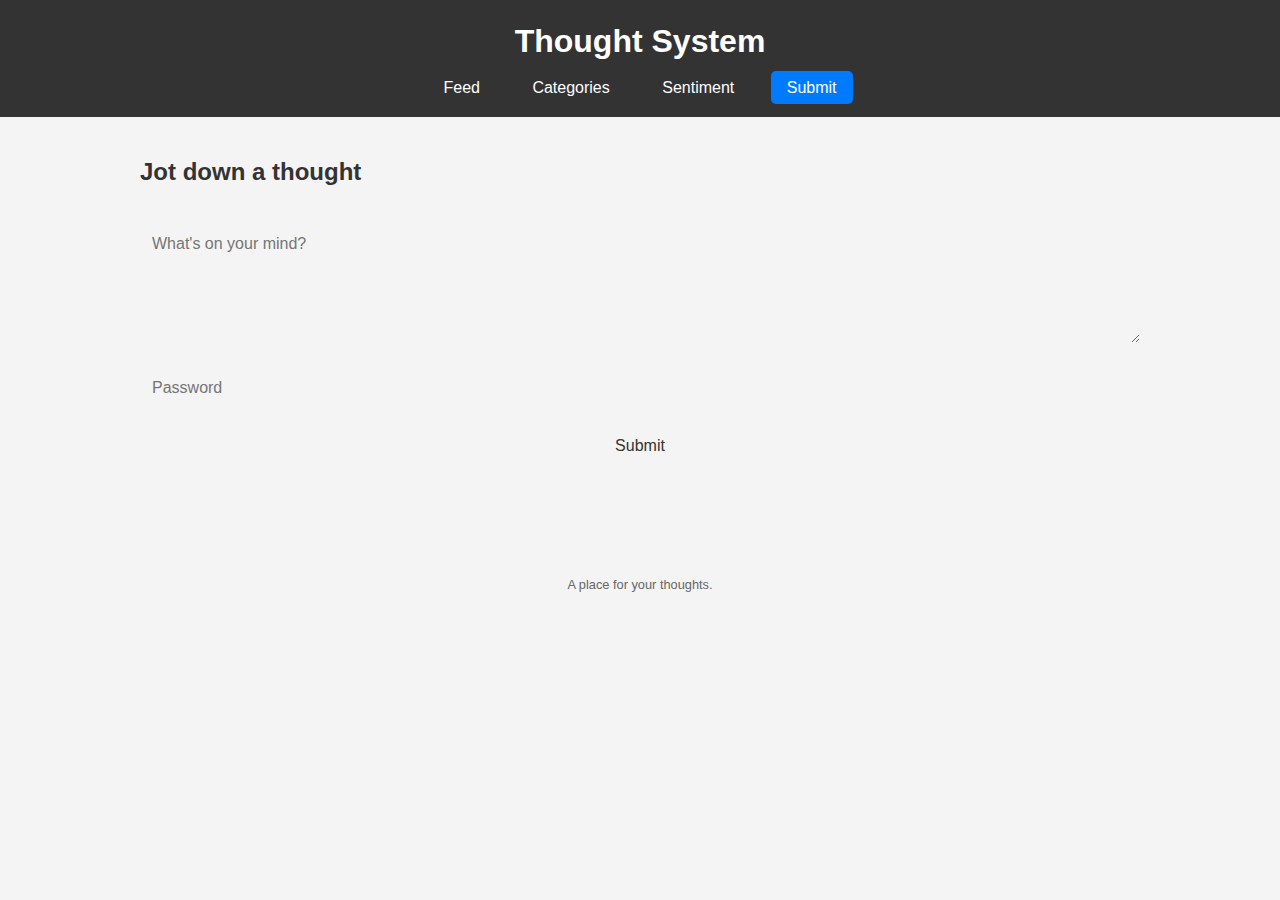
<file: client/index.html>
<!DOCTYPE html>
<html lang="en">

<head>
    <meta charset="UTF-8">
    <meta name="viewport" content="width=device-width, initial-scale=1.0">
    <title>Submit a Thought</title>
    <link rel="stylesheet" href="/static/style.css">
    <style>
        /* Additional styles for the form */
        form {
            margin-top: 2rem;
        }

        textarea {
            width: 100%;
            padding: 0.75rem;
            border-radius: 3px;
            border: 1px solid var(--base1);
            background-color: var(--base3);
            color: var(--base00);
            font-family: var(--body-font-family);
            font-size: 1rem;
            min-height: 120px;
            box-sizing: border-box;
            margin-bottom: 1rem;
        }

        button {
            width: 100%;
            padding: 0.75rem;
            background-color: var(--blue);
            color: var(--base3);
            border: none;
            border-radius: 3px;
            font-family: var(--font-family);
            font-size: 1rem;
            cursor: pointer;
            transition: background-color 0.2s;
        }

        button:hover {
            background-color: var(--cyan);
        }

        .message {
            text-align: center;
            margin-top: 1rem;
            padding: 0.5rem;
            border-radius: 3px;
        }

        .message.success {
            background-color: var(--base2);
            color: var(--green);
        }

        .message.error {
            background-color: var(--base2);
            color: var(--red);
        }
    </style>
</head>

<body>
    <header>
        <h1><a href="/" style="text-decoration: none; color: inherit;">Thought System</a></h1>
        <nav>
            <a href="/static/index.html">Feed</a>
            <a href="/static/categories.html">Categories</a>
            <a href="/static/sentiment.html">Sentiment</a>
            <a href="/" class="active">Submit</a>
        </nav>
    </header>

    <main>
        <h2>Jot down a thought</h2>
        <form id="thought-form">
            <textarea id="thought-content" name="content" placeholder="What's on your mind?" required></textarea>
            <input type="password" id="password" name="password" placeholder="Password" required
                style="width: 100%; padding: 0.75rem; border-radius: 3px; border: 1px solid var(--base1); background-color: var(--base3); color: var(--base00); font-family: var(--body-font-family); font-size: 1rem; box-sizing: border-box; margin-bottom: 1rem;">
            <button type="submit">Submit</button>
        </form>
        <div id="response-message" class="message"></div>
    </main>

    <footer>
        <p>A place for your thoughts.</p>
    </footer>

    <script>
        const form = document.getElementById('thought-form');
        const content = document.getElementById('thought-content');
        const password = document.getElementById('password');
        const messageDiv = document.getElementById('response-message');

        form.addEventListener('submit', async (e) => {
            e.preventDefault();

            const thoughtText = content.value.trim();
            const passwordText = password.value.trim();
            if (!thoughtText) return;

            messageDiv.textContent = 'Submitting...';
            messageDiv.className = 'message';

            try {
                const response = await fetch('/submit', {
                    method: 'POST',
                    headers: { 'Content-Type': 'application/json' },
                    body: JSON.stringify({ content: thoughtText, password: passwordText })
                });

                if (response.ok) {
                    messageDiv.textContent = 'Thought submitted successfully!';
                    messageDiv.classList.add('success');
                    content.value = '';
                } else {
                    const error = await response.json();
                    messageDiv.textContent = `Error: ${error.detail || 'Something went wrong'}`;
                    messageDiv.classList.add('error');
                }
            } catch (error) {
                messageDiv.textContent = 'Network error. Please try again.';
                messageDiv.classList.add('error');
            }

            setTimeout(() => {
                messageDiv.textContent = '';
                messageDiv.className = 'message';
            }, 5000);
        });
    </script>
</body>

</html>
</file>
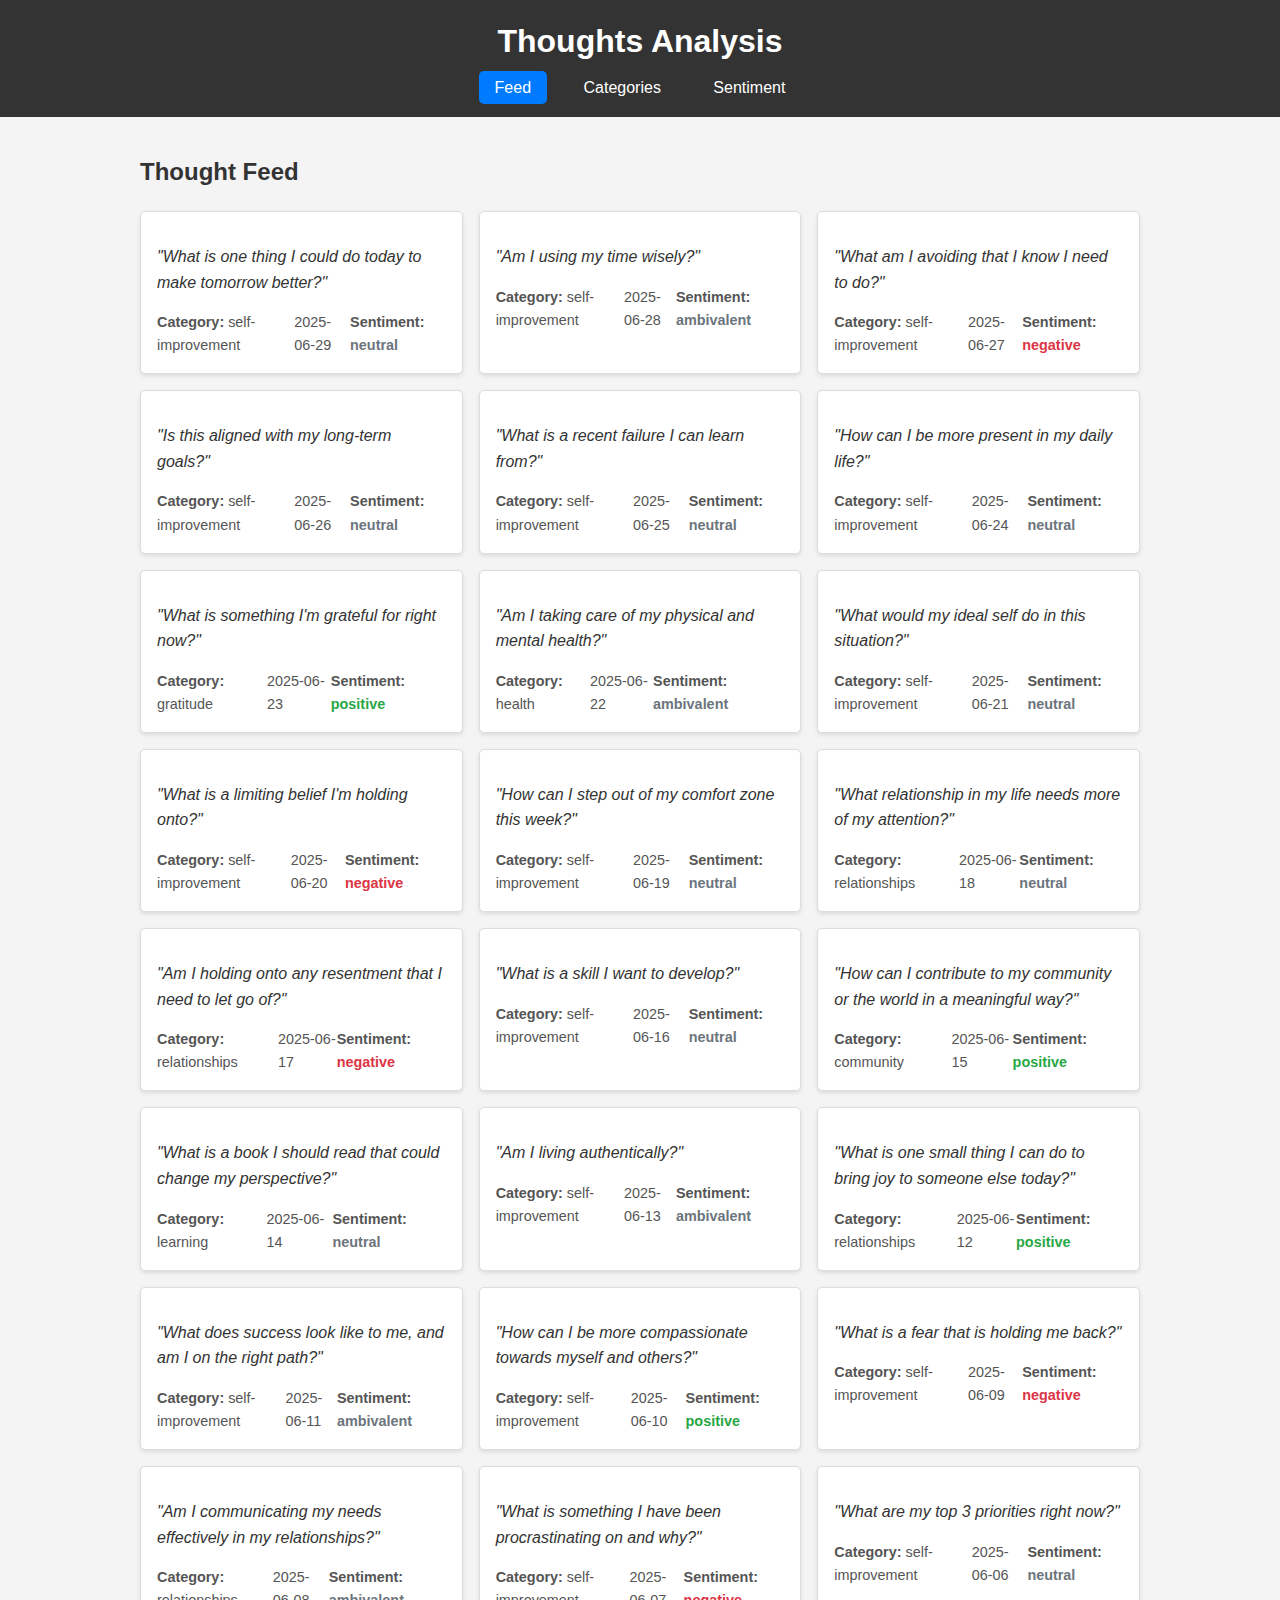
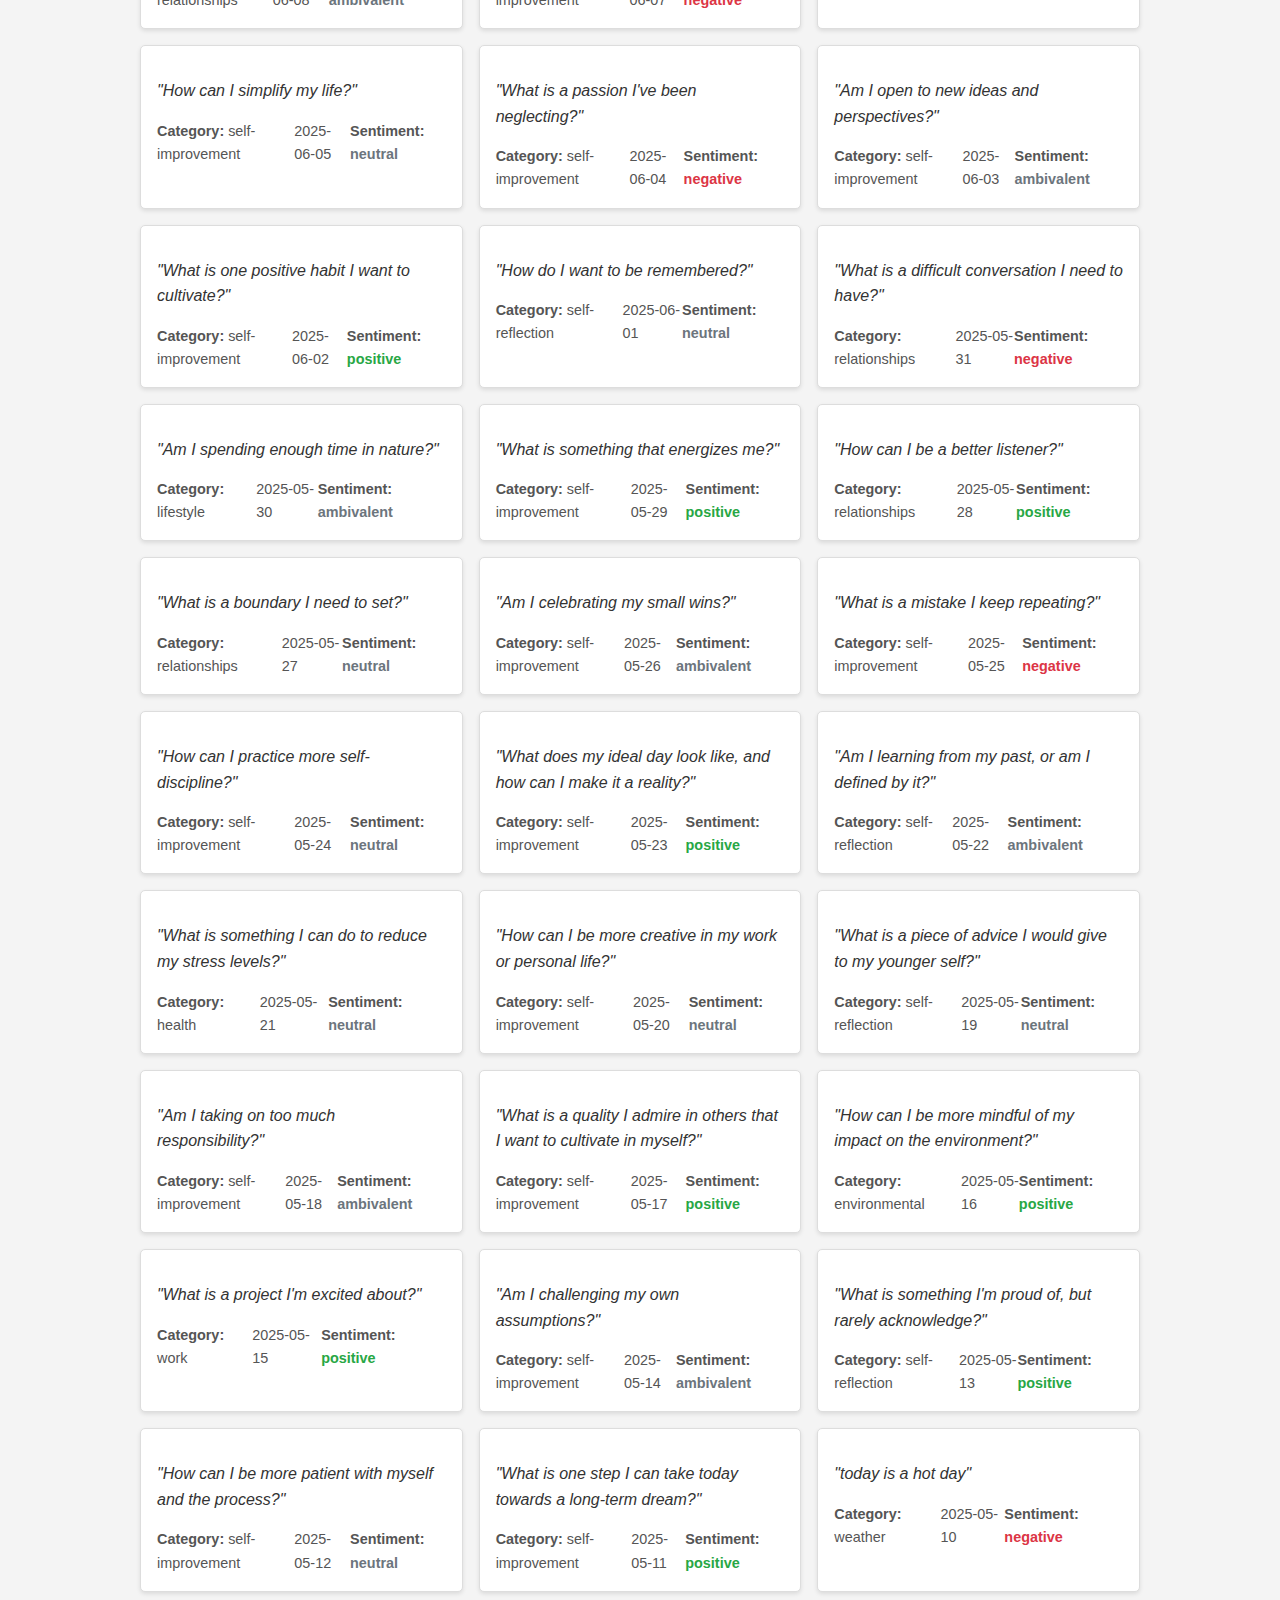
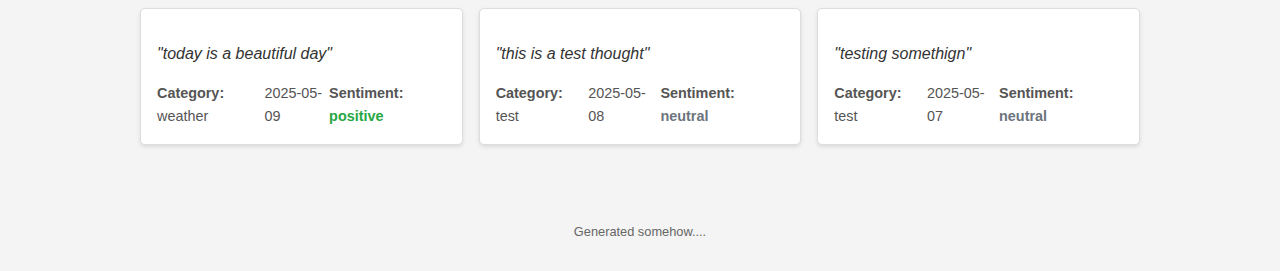
<file: static/index.html>
<!DOCTYPE html>
<html lang="en">

<head>
    <meta charset="UTF-8">
    <meta name="viewport" content="width=device-width, initial-scale=1.0">
    <title>Thought Feed - Thoughts</title>
    <link rel="stylesheet" href="style.css">
    
</head>

<body>
    <header>
        <h1>Thoughts Analysis</h1>
        <nav>
            <a href="index.html" class="active">Feed</a>
            <a href="categories.html" class="">Categories</a>
            <a href="sentiment.html" class="">Sentiment</a>
        </nav>
    </header>
    <main>
        
<section id="feed">
    <h2>Thought Feed</h2>
    <div class="thoughts-container">
        
        <div class="thought-card">
            <p class="thought-content">"What is one thing I could do today to make tomorrow better?"</p>
            <div class="thought-meta">
                <span><strong>Category:</strong> self-improvement</span>
                <span class="timestamp">2025-06-29</span>
                <span><strong>Sentiment:</strong> <span class="sentiment sentiment-neutral">neutral</span></span>
            </div>
        </div>
        
        <div class="thought-card">
            <p class="thought-content">"Am I using my time wisely?"</p>
            <div class="thought-meta">
                <span><strong>Category:</strong> self-improvement</span>
                <span class="timestamp">2025-06-28</span>
                <span><strong>Sentiment:</strong> <span class="sentiment sentiment-ambivalent">ambivalent</span></span>
            </div>
        </div>
        
        <div class="thought-card">
            <p class="thought-content">"What am I avoiding that I know I need to do?"</p>
            <div class="thought-meta">
                <span><strong>Category:</strong> self-improvement</span>
                <span class="timestamp">2025-06-27</span>
                <span><strong>Sentiment:</strong> <span class="sentiment sentiment-negative">negative</span></span>
            </div>
        </div>
        
        <div class="thought-card">
            <p class="thought-content">"Is this aligned with my long-term goals?"</p>
            <div class="thought-meta">
                <span><strong>Category:</strong> self-improvement</span>
                <span class="timestamp">2025-06-26</span>
                <span><strong>Sentiment:</strong> <span class="sentiment sentiment-neutral">neutral</span></span>
            </div>
        </div>
        
        <div class="thought-card">
            <p class="thought-content">"What is a recent failure I can learn from?"</p>
            <div class="thought-meta">
                <span><strong>Category:</strong> self-improvement</span>
                <span class="timestamp">2025-06-25</span>
                <span><strong>Sentiment:</strong> <span class="sentiment sentiment-neutral">neutral</span></span>
            </div>
        </div>
        
        <div class="thought-card">
            <p class="thought-content">"How can I be more present in my daily life?"</p>
            <div class="thought-meta">
                <span><strong>Category:</strong> self-improvement</span>
                <span class="timestamp">2025-06-24</span>
                <span><strong>Sentiment:</strong> <span class="sentiment sentiment-neutral">neutral</span></span>
            </div>
        </div>
        
        <div class="thought-card">
            <p class="thought-content">"What is something I'm grateful for right now?"</p>
            <div class="thought-meta">
                <span><strong>Category:</strong> gratitude</span>
                <span class="timestamp">2025-06-23</span>
                <span><strong>Sentiment:</strong> <span class="sentiment sentiment-positive">positive</span></span>
            </div>
        </div>
        
        <div class="thought-card">
            <p class="thought-content">"Am I taking care of my physical and mental health?"</p>
            <div class="thought-meta">
                <span><strong>Category:</strong> health</span>
                <span class="timestamp">2025-06-22</span>
                <span><strong>Sentiment:</strong> <span class="sentiment sentiment-ambivalent">ambivalent</span></span>
            </div>
        </div>
        
        <div class="thought-card">
            <p class="thought-content">"What would my ideal self do in this situation?"</p>
            <div class="thought-meta">
                <span><strong>Category:</strong> self-improvement</span>
                <span class="timestamp">2025-06-21</span>
                <span><strong>Sentiment:</strong> <span class="sentiment sentiment-neutral">neutral</span></span>
            </div>
        </div>
        
        <div class="thought-card">
            <p class="thought-content">"What is a limiting belief I'm holding onto?"</p>
            <div class="thought-meta">
                <span><strong>Category:</strong> self-improvement</span>
                <span class="timestamp">2025-06-20</span>
                <span><strong>Sentiment:</strong> <span class="sentiment sentiment-negative">negative</span></span>
            </div>
        </div>
        
        <div class="thought-card">
            <p class="thought-content">"How can I step out of my comfort zone this week?"</p>
            <div class="thought-meta">
                <span><strong>Category:</strong> self-improvement</span>
                <span class="timestamp">2025-06-19</span>
                <span><strong>Sentiment:</strong> <span class="sentiment sentiment-neutral">neutral</span></span>
            </div>
        </div>
        
        <div class="thought-card">
            <p class="thought-content">"What relationship in my life needs more of my attention?"</p>
            <div class="thought-meta">
                <span><strong>Category:</strong> relationships</span>
                <span class="timestamp">2025-06-18</span>
                <span><strong>Sentiment:</strong> <span class="sentiment sentiment-neutral">neutral</span></span>
            </div>
        </div>
        
        <div class="thought-card">
            <p class="thought-content">"Am I holding onto any resentment that I need to let go of?"</p>
            <div class="thought-meta">
                <span><strong>Category:</strong> relationships</span>
                <span class="timestamp">2025-06-17</span>
                <span><strong>Sentiment:</strong> <span class="sentiment sentiment-negative">negative</span></span>
            </div>
        </div>
        
        <div class="thought-card">
            <p class="thought-content">"What is a skill I want to develop?"</p>
            <div class="thought-meta">
                <span><strong>Category:</strong> self-improvement</span>
                <span class="timestamp">2025-06-16</span>
                <span><strong>Sentiment:</strong> <span class="sentiment sentiment-neutral">neutral</span></span>
            </div>
        </div>
        
        <div class="thought-card">
            <p class="thought-content">"How can I contribute to my community or the world in a meaningful way?"</p>
            <div class="thought-meta">
                <span><strong>Category:</strong> community</span>
                <span class="timestamp">2025-06-15</span>
                <span><strong>Sentiment:</strong> <span class="sentiment sentiment-positive">positive</span></span>
            </div>
        </div>
        
        <div class="thought-card">
            <p class="thought-content">"What is a book I should read that could change my perspective?"</p>
            <div class="thought-meta">
                <span><strong>Category:</strong> learning</span>
                <span class="timestamp">2025-06-14</span>
                <span><strong>Sentiment:</strong> <span class="sentiment sentiment-neutral">neutral</span></span>
            </div>
        </div>
        
        <div class="thought-card">
            <p class="thought-content">"Am I living authentically?"</p>
            <div class="thought-meta">
                <span><strong>Category:</strong> self-improvement</span>
                <span class="timestamp">2025-06-13</span>
                <span><strong>Sentiment:</strong> <span class="sentiment sentiment-ambivalent">ambivalent</span></span>
            </div>
        </div>
        
        <div class="thought-card">
            <p class="thought-content">"What is one small thing I can do to bring joy to someone else today?"</p>
            <div class="thought-meta">
                <span><strong>Category:</strong> relationships</span>
                <span class="timestamp">2025-06-12</span>
                <span><strong>Sentiment:</strong> <span class="sentiment sentiment-positive">positive</span></span>
            </div>
        </div>
        
        <div class="thought-card">
            <p class="thought-content">"What does success look like to me, and am I on the right path?"</p>
            <div class="thought-meta">
                <span><strong>Category:</strong> self-improvement</span>
                <span class="timestamp">2025-06-11</span>
                <span><strong>Sentiment:</strong> <span class="sentiment sentiment-ambivalent">ambivalent</span></span>
            </div>
        </div>
        
        <div class="thought-card">
            <p class="thought-content">"How can I be more compassionate towards myself and others?"</p>
            <div class="thought-meta">
                <span><strong>Category:</strong> self-improvement</span>
                <span class="timestamp">2025-06-10</span>
                <span><strong>Sentiment:</strong> <span class="sentiment sentiment-positive">positive</span></span>
            </div>
        </div>
        
        <div class="thought-card">
            <p class="thought-content">"What is a fear that is holding me back?"</p>
            <div class="thought-meta">
                <span><strong>Category:</strong> self-improvement</span>
                <span class="timestamp">2025-06-09</span>
                <span><strong>Sentiment:</strong> <span class="sentiment sentiment-negative">negative</span></span>
            </div>
        </div>
        
        <div class="thought-card">
            <p class="thought-content">"Am I communicating my needs effectively in my relationships?"</p>
            <div class="thought-meta">
                <span><strong>Category:</strong> relationships</span>
                <span class="timestamp">2025-06-08</span>
                <span><strong>Sentiment:</strong> <span class="sentiment sentiment-ambivalent">ambivalent</span></span>
            </div>
        </div>
        
        <div class="thought-card">
            <p class="thought-content">"What is something I have been procrastinating on and why?"</p>
            <div class="thought-meta">
                <span><strong>Category:</strong> self-improvement</span>
                <span class="timestamp">2025-06-07</span>
                <span><strong>Sentiment:</strong> <span class="sentiment sentiment-negative">negative</span></span>
            </div>
        </div>
        
        <div class="thought-card">
            <p class="thought-content">"What are my top 3 priorities right now?"</p>
            <div class="thought-meta">
                <span><strong>Category:</strong> self-improvement</span>
                <span class="timestamp">2025-06-06</span>
                <span><strong>Sentiment:</strong> <span class="sentiment sentiment-neutral">neutral</span></span>
            </div>
        </div>
        
        <div class="thought-card">
            <p class="thought-content">"How can I simplify my life?"</p>
            <div class="thought-meta">
                <span><strong>Category:</strong> self-improvement</span>
                <span class="timestamp">2025-06-05</span>
                <span><strong>Sentiment:</strong> <span class="sentiment sentiment-neutral">neutral</span></span>
            </div>
        </div>
        
        <div class="thought-card">
            <p class="thought-content">"What is a passion I've been neglecting?"</p>
            <div class="thought-meta">
                <span><strong>Category:</strong> self-improvement</span>
                <span class="timestamp">2025-06-04</span>
                <span><strong>Sentiment:</strong> <span class="sentiment sentiment-negative">negative</span></span>
            </div>
        </div>
        
        <div class="thought-card">
            <p class="thought-content">"Am I open to new ideas and perspectives?"</p>
            <div class="thought-meta">
                <span><strong>Category:</strong> self-improvement</span>
                <span class="timestamp">2025-06-03</span>
                <span><strong>Sentiment:</strong> <span class="sentiment sentiment-ambivalent">ambivalent</span></span>
            </div>
        </div>
        
        <div class="thought-card">
            <p class="thought-content">"What is one positive habit I want to cultivate?"</p>
            <div class="thought-meta">
                <span><strong>Category:</strong> self-improvement</span>
                <span class="timestamp">2025-06-02</span>
                <span><strong>Sentiment:</strong> <span class="sentiment sentiment-positive">positive</span></span>
            </div>
        </div>
        
        <div class="thought-card">
            <p class="thought-content">"How do I want to be remembered?"</p>
            <div class="thought-meta">
                <span><strong>Category:</strong> self-reflection</span>
                <span class="timestamp">2025-06-01</span>
                <span><strong>Sentiment:</strong> <span class="sentiment sentiment-neutral">neutral</span></span>
            </div>
        </div>
        
        <div class="thought-card">
            <p class="thought-content">"What is a difficult conversation I need to have?"</p>
            <div class="thought-meta">
                <span><strong>Category:</strong> relationships</span>
                <span class="timestamp">2025-05-31</span>
                <span><strong>Sentiment:</strong> <span class="sentiment sentiment-negative">negative</span></span>
            </div>
        </div>
        
        <div class="thought-card">
            <p class="thought-content">"Am I spending enough time in nature?"</p>
            <div class="thought-meta">
                <span><strong>Category:</strong> lifestyle</span>
                <span class="timestamp">2025-05-30</span>
                <span><strong>Sentiment:</strong> <span class="sentiment sentiment-ambivalent">ambivalent</span></span>
            </div>
        </div>
        
        <div class="thought-card">
            <p class="thought-content">"What is something that energizes me?"</p>
            <div class="thought-meta">
                <span><strong>Category:</strong> self-improvement</span>
                <span class="timestamp">2025-05-29</span>
                <span><strong>Sentiment:</strong> <span class="sentiment sentiment-positive">positive</span></span>
            </div>
        </div>
        
        <div class="thought-card">
            <p class="thought-content">"How can I be a better listener?"</p>
            <div class="thought-meta">
                <span><strong>Category:</strong> relationships</span>
                <span class="timestamp">2025-05-28</span>
                <span><strong>Sentiment:</strong> <span class="sentiment sentiment-positive">positive</span></span>
            </div>
        </div>
        
        <div class="thought-card">
            <p class="thought-content">"What is a boundary I need to set?"</p>
            <div class="thought-meta">
                <span><strong>Category:</strong> relationships</span>
                <span class="timestamp">2025-05-27</span>
                <span><strong>Sentiment:</strong> <span class="sentiment sentiment-neutral">neutral</span></span>
            </div>
        </div>
        
        <div class="thought-card">
            <p class="thought-content">"Am I celebrating my small wins?"</p>
            <div class="thought-meta">
                <span><strong>Category:</strong> self-improvement</span>
                <span class="timestamp">2025-05-26</span>
                <span><strong>Sentiment:</strong> <span class="sentiment sentiment-ambivalent">ambivalent</span></span>
            </div>
        </div>
        
        <div class="thought-card">
            <p class="thought-content">"What is a mistake I keep repeating?"</p>
            <div class="thought-meta">
                <span><strong>Category:</strong> self-improvement</span>
                <span class="timestamp">2025-05-25</span>
                <span><strong>Sentiment:</strong> <span class="sentiment sentiment-negative">negative</span></span>
            </div>
        </div>
        
        <div class="thought-card">
            <p class="thought-content">"How can I practice more self-discipline?"</p>
            <div class="thought-meta">
                <span><strong>Category:</strong> self-improvement</span>
                <span class="timestamp">2025-05-24</span>
                <span><strong>Sentiment:</strong> <span class="sentiment sentiment-neutral">neutral</span></span>
            </div>
        </div>
        
        <div class="thought-card">
            <p class="thought-content">"What does my ideal day look like, and how can I make it a reality?"</p>
            <div class="thought-meta">
                <span><strong>Category:</strong> self-improvement</span>
                <span class="timestamp">2025-05-23</span>
                <span><strong>Sentiment:</strong> <span class="sentiment sentiment-positive">positive</span></span>
            </div>
        </div>
        
        <div class="thought-card">
            <p class="thought-content">"Am I learning from my past, or am I defined by it?"</p>
            <div class="thought-meta">
                <span><strong>Category:</strong> self-reflection</span>
                <span class="timestamp">2025-05-22</span>
                <span><strong>Sentiment:</strong> <span class="sentiment sentiment-ambivalent">ambivalent</span></span>
            </div>
        </div>
        
        <div class="thought-card">
            <p class="thought-content">"What is something I can do to reduce my stress levels?"</p>
            <div class="thought-meta">
                <span><strong>Category:</strong> health</span>
                <span class="timestamp">2025-05-21</span>
                <span><strong>Sentiment:</strong> <span class="sentiment sentiment-neutral">neutral</span></span>
            </div>
        </div>
        
        <div class="thought-card">
            <p class="thought-content">"How can I be more creative in my work or personal life?"</p>
            <div class="thought-meta">
                <span><strong>Category:</strong> self-improvement</span>
                <span class="timestamp">2025-05-20</span>
                <span><strong>Sentiment:</strong> <span class="sentiment sentiment-neutral">neutral</span></span>
            </div>
        </div>
        
        <div class="thought-card">
            <p class="thought-content">"What is a piece of advice I would give to my younger self?"</p>
            <div class="thought-meta">
                <span><strong>Category:</strong> self-reflection</span>
                <span class="timestamp">2025-05-19</span>
                <span><strong>Sentiment:</strong> <span class="sentiment sentiment-neutral">neutral</span></span>
            </div>
        </div>
        
        <div class="thought-card">
            <p class="thought-content">"Am I taking on too much responsibility?"</p>
            <div class="thought-meta">
                <span><strong>Category:</strong> self-improvement</span>
                <span class="timestamp">2025-05-18</span>
                <span><strong>Sentiment:</strong> <span class="sentiment sentiment-ambivalent">ambivalent</span></span>
            </div>
        </div>
        
        <div class="thought-card">
            <p class="thought-content">"What is a quality I admire in others that I want to cultivate in myself?"</p>
            <div class="thought-meta">
                <span><strong>Category:</strong> self-improvement</span>
                <span class="timestamp">2025-05-17</span>
                <span><strong>Sentiment:</strong> <span class="sentiment sentiment-positive">positive</span></span>
            </div>
        </div>
        
        <div class="thought-card">
            <p class="thought-content">"How can I be more mindful of my impact on the environment?"</p>
            <div class="thought-meta">
                <span><strong>Category:</strong> environmental</span>
                <span class="timestamp">2025-05-16</span>
                <span><strong>Sentiment:</strong> <span class="sentiment sentiment-positive">positive</span></span>
            </div>
        </div>
        
        <div class="thought-card">
            <p class="thought-content">"What is a project I'm excited about?"</p>
            <div class="thought-meta">
                <span><strong>Category:</strong> work</span>
                <span class="timestamp">2025-05-15</span>
                <span><strong>Sentiment:</strong> <span class="sentiment sentiment-positive">positive</span></span>
            </div>
        </div>
        
        <div class="thought-card">
            <p class="thought-content">"Am I challenging my own assumptions?"</p>
            <div class="thought-meta">
                <span><strong>Category:</strong> self-improvement</span>
                <span class="timestamp">2025-05-14</span>
                <span><strong>Sentiment:</strong> <span class="sentiment sentiment-ambivalent">ambivalent</span></span>
            </div>
        </div>
        
        <div class="thought-card">
            <p class="thought-content">"What is something I'm proud of, but rarely acknowledge?"</p>
            <div class="thought-meta">
                <span><strong>Category:</strong> self-reflection</span>
                <span class="timestamp">2025-05-13</span>
                <span><strong>Sentiment:</strong> <span class="sentiment sentiment-positive">positive</span></span>
            </div>
        </div>
        
        <div class="thought-card">
            <p class="thought-content">"How can I be more patient with myself and the process?"</p>
            <div class="thought-meta">
                <span><strong>Category:</strong> self-improvement</span>
                <span class="timestamp">2025-05-12</span>
                <span><strong>Sentiment:</strong> <span class="sentiment sentiment-neutral">neutral</span></span>
            </div>
        </div>
        
        <div class="thought-card">
            <p class="thought-content">"What is one step I can take today towards a long-term dream?"</p>
            <div class="thought-meta">
                <span><strong>Category:</strong> self-improvement</span>
                <span class="timestamp">2025-05-11</span>
                <span><strong>Sentiment:</strong> <span class="sentiment sentiment-positive">positive</span></span>
            </div>
        </div>
        
        <div class="thought-card">
            <p class="thought-content">"today is a hot day"</p>
            <div class="thought-meta">
                <span><strong>Category:</strong> weather</span>
                <span class="timestamp">2025-05-10</span>
                <span><strong>Sentiment:</strong> <span class="sentiment sentiment-negative">negative</span></span>
            </div>
        </div>
        
        <div class="thought-card">
            <p class="thought-content">"today is a beautiful day"</p>
            <div class="thought-meta">
                <span><strong>Category:</strong> weather</span>
                <span class="timestamp">2025-05-09</span>
                <span><strong>Sentiment:</strong> <span class="sentiment sentiment-positive">positive</span></span>
            </div>
        </div>
        
        <div class="thought-card">
            <p class="thought-content">"this is a test thought"</p>
            <div class="thought-meta">
                <span><strong>Category:</strong> test</span>
                <span class="timestamp">2025-05-08</span>
                <span><strong>Sentiment:</strong> <span class="sentiment sentiment-neutral">neutral</span></span>
            </div>
        </div>
        
        <div class="thought-card">
            <p class="thought-content">"testing somethign"</p>
            <div class="thought-meta">
                <span><strong>Category:</strong> test</span>
                <span class="timestamp">2025-05-07</span>
                <span><strong>Sentiment:</strong> <span class="sentiment sentiment-neutral">neutral</span></span>
            </div>
        </div>
        
    </div>
</section>

    </main>
    <footer>
        <p>Generated somehow....</p>
    </footer>
</body>

</html>
</file>
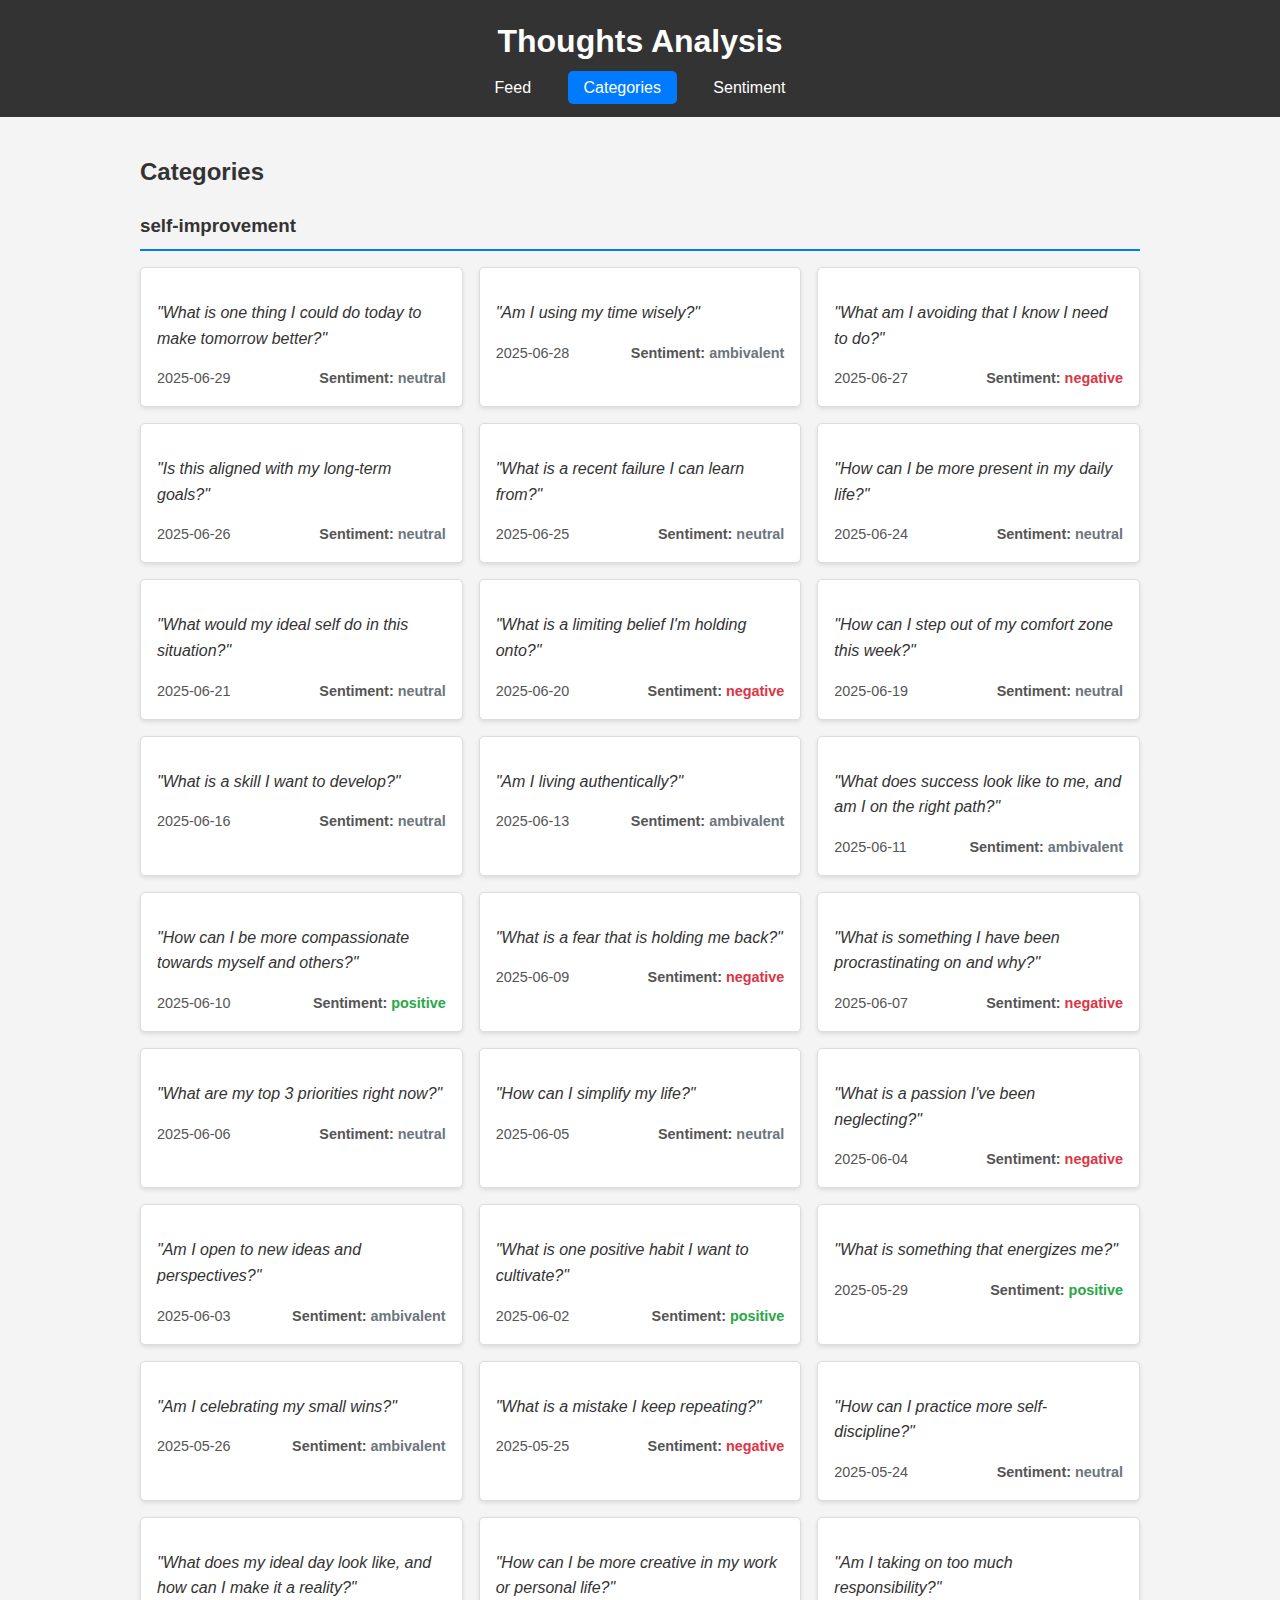
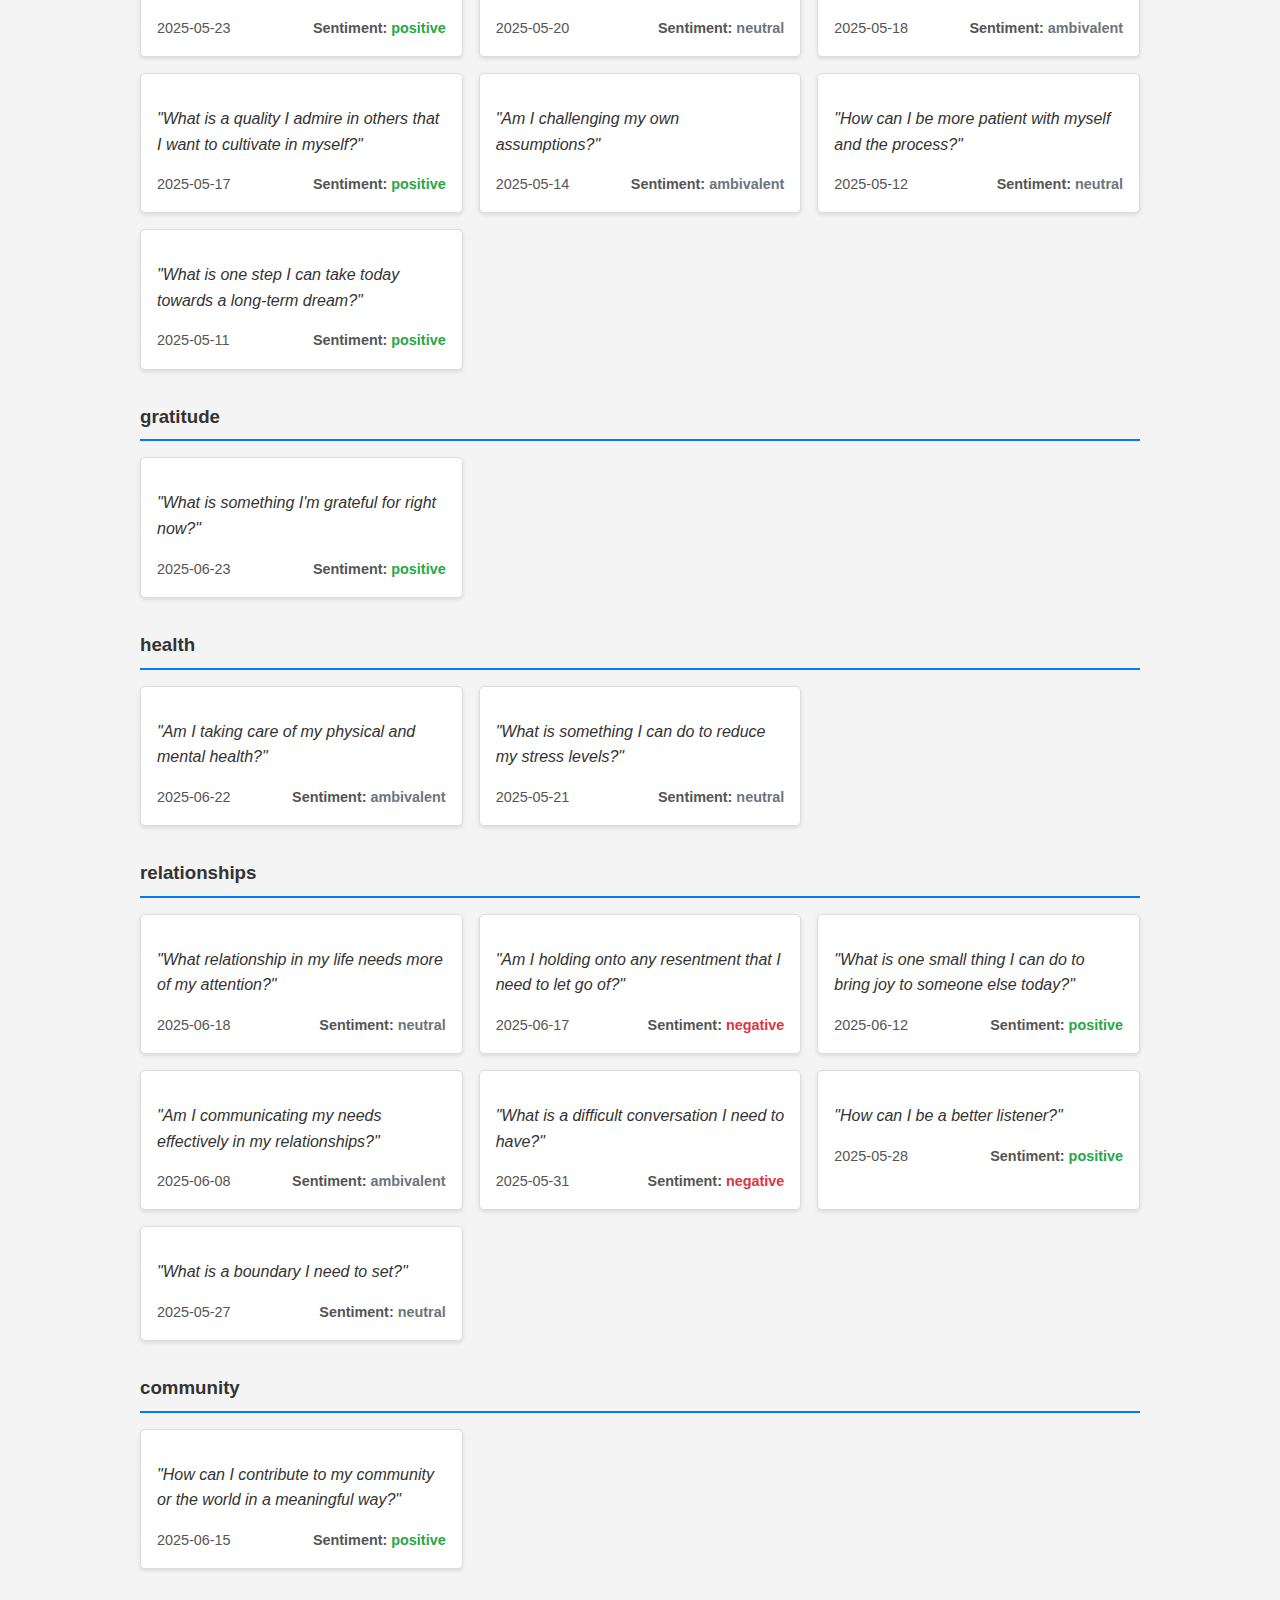
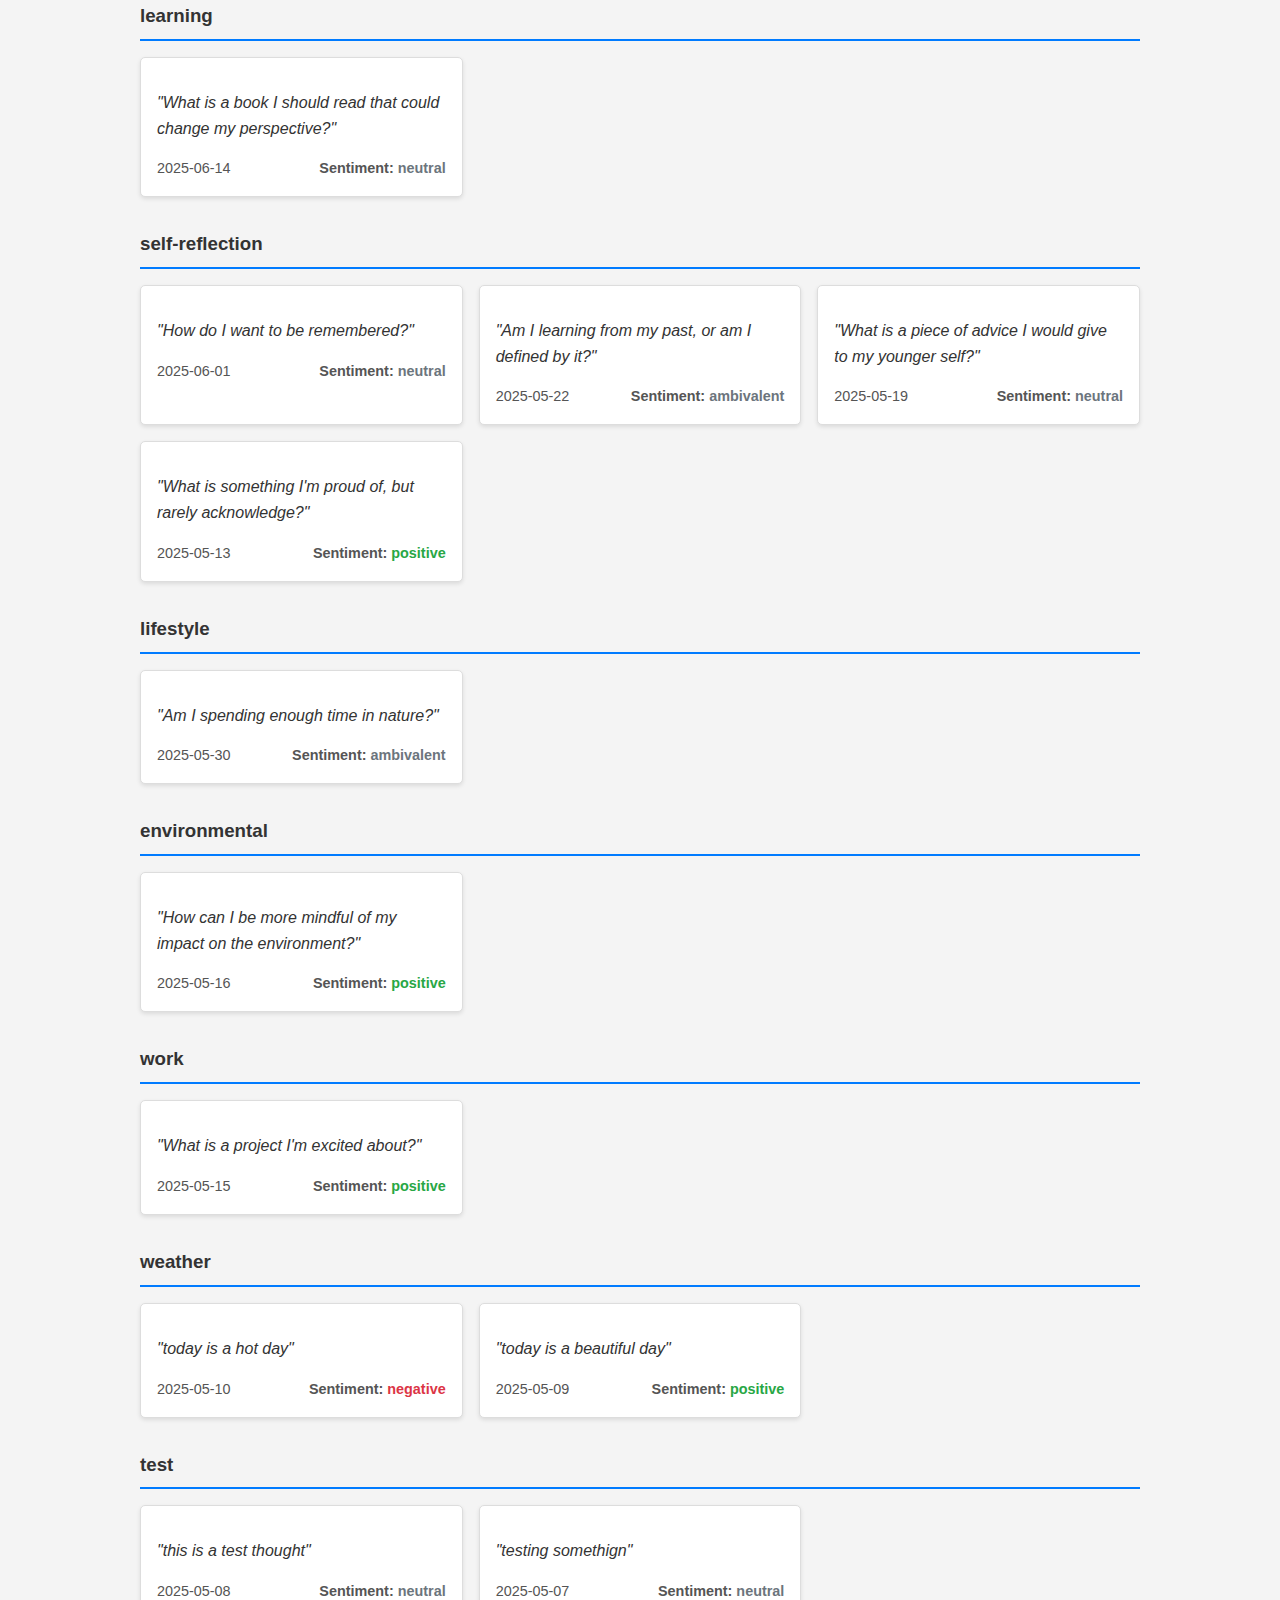
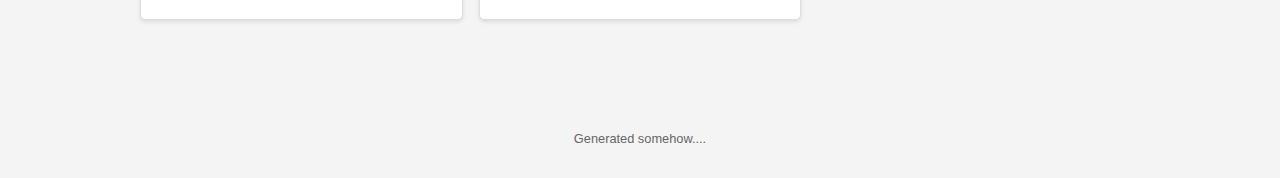
<file: static/categories.html>
<!DOCTYPE html>
<html lang="en">

<head>
    <meta charset="UTF-8">
    <meta name="viewport" content="width=device-width, initial-scale=1.0">
    <title>Categories - Thoughts</title>
    <link rel="stylesheet" href="style.css">
    
</head>

<body>
    <header>
        <h1>Thoughts Analysis</h1>
        <nav>
            <a href="index.html" class="">Feed</a>
            <a href="categories.html" class="active">Categories</a>
            <a href="sentiment.html" class="">Sentiment</a>
        </nav>
    </header>
    <main>
        
<section id="categories">
    <h2>Categories</h2>
    
    <div class="category-group">
        <h3>self-improvement</h3>
        <div class="thoughts-container">
            
            <div class="thought-card">
                <p class="thought-content">"What is one thing I could do today to make tomorrow better?"</p>
                <div class="thought-meta">
                    <span class="timestamp">2025-06-29</span>
                    <span><strong>Sentiment:</strong> <span
                            class="sentiment sentiment-neutral">neutral</span></span>
                </div>
            </div>
            
            <div class="thought-card">
                <p class="thought-content">"Am I using my time wisely?"</p>
                <div class="thought-meta">
                    <span class="timestamp">2025-06-28</span>
                    <span><strong>Sentiment:</strong> <span
                            class="sentiment sentiment-ambivalent">ambivalent</span></span>
                </div>
            </div>
            
            <div class="thought-card">
                <p class="thought-content">"What am I avoiding that I know I need to do?"</p>
                <div class="thought-meta">
                    <span class="timestamp">2025-06-27</span>
                    <span><strong>Sentiment:</strong> <span
                            class="sentiment sentiment-negative">negative</span></span>
                </div>
            </div>
            
            <div class="thought-card">
                <p class="thought-content">"Is this aligned with my long-term goals?"</p>
                <div class="thought-meta">
                    <span class="timestamp">2025-06-26</span>
                    <span><strong>Sentiment:</strong> <span
                            class="sentiment sentiment-neutral">neutral</span></span>
                </div>
            </div>
            
            <div class="thought-card">
                <p class="thought-content">"What is a recent failure I can learn from?"</p>
                <div class="thought-meta">
                    <span class="timestamp">2025-06-25</span>
                    <span><strong>Sentiment:</strong> <span
                            class="sentiment sentiment-neutral">neutral</span></span>
                </div>
            </div>
            
            <div class="thought-card">
                <p class="thought-content">"How can I be more present in my daily life?"</p>
                <div class="thought-meta">
                    <span class="timestamp">2025-06-24</span>
                    <span><strong>Sentiment:</strong> <span
                            class="sentiment sentiment-neutral">neutral</span></span>
                </div>
            </div>
            
            <div class="thought-card">
                <p class="thought-content">"What would my ideal self do in this situation?"</p>
                <div class="thought-meta">
                    <span class="timestamp">2025-06-21</span>
                    <span><strong>Sentiment:</strong> <span
                            class="sentiment sentiment-neutral">neutral</span></span>
                </div>
            </div>
            
            <div class="thought-card">
                <p class="thought-content">"What is a limiting belief I'm holding onto?"</p>
                <div class="thought-meta">
                    <span class="timestamp">2025-06-20</span>
                    <span><strong>Sentiment:</strong> <span
                            class="sentiment sentiment-negative">negative</span></span>
                </div>
            </div>
            
            <div class="thought-card">
                <p class="thought-content">"How can I step out of my comfort zone this week?"</p>
                <div class="thought-meta">
                    <span class="timestamp">2025-06-19</span>
                    <span><strong>Sentiment:</strong> <span
                            class="sentiment sentiment-neutral">neutral</span></span>
                </div>
            </div>
            
            <div class="thought-card">
                <p class="thought-content">"What is a skill I want to develop?"</p>
                <div class="thought-meta">
                    <span class="timestamp">2025-06-16</span>
                    <span><strong>Sentiment:</strong> <span
                            class="sentiment sentiment-neutral">neutral</span></span>
                </div>
            </div>
            
            <div class="thought-card">
                <p class="thought-content">"Am I living authentically?"</p>
                <div class="thought-meta">
                    <span class="timestamp">2025-06-13</span>
                    <span><strong>Sentiment:</strong> <span
                            class="sentiment sentiment-ambivalent">ambivalent</span></span>
                </div>
            </div>
            
            <div class="thought-card">
                <p class="thought-content">"What does success look like to me, and am I on the right path?"</p>
                <div class="thought-meta">
                    <span class="timestamp">2025-06-11</span>
                    <span><strong>Sentiment:</strong> <span
                            class="sentiment sentiment-ambivalent">ambivalent</span></span>
                </div>
            </div>
            
            <div class="thought-card">
                <p class="thought-content">"How can I be more compassionate towards myself and others?"</p>
                <div class="thought-meta">
                    <span class="timestamp">2025-06-10</span>
                    <span><strong>Sentiment:</strong> <span
                            class="sentiment sentiment-positive">positive</span></span>
                </div>
            </div>
            
            <div class="thought-card">
                <p class="thought-content">"What is a fear that is holding me back?"</p>
                <div class="thought-meta">
                    <span class="timestamp">2025-06-09</span>
                    <span><strong>Sentiment:</strong> <span
                            class="sentiment sentiment-negative">negative</span></span>
                </div>
            </div>
            
            <div class="thought-card">
                <p class="thought-content">"What is something I have been procrastinating on and why?"</p>
                <div class="thought-meta">
                    <span class="timestamp">2025-06-07</span>
                    <span><strong>Sentiment:</strong> <span
                            class="sentiment sentiment-negative">negative</span></span>
                </div>
            </div>
            
            <div class="thought-card">
                <p class="thought-content">"What are my top 3 priorities right now?"</p>
                <div class="thought-meta">
                    <span class="timestamp">2025-06-06</span>
                    <span><strong>Sentiment:</strong> <span
                            class="sentiment sentiment-neutral">neutral</span></span>
                </div>
            </div>
            
            <div class="thought-card">
                <p class="thought-content">"How can I simplify my life?"</p>
                <div class="thought-meta">
                    <span class="timestamp">2025-06-05</span>
                    <span><strong>Sentiment:</strong> <span
                            class="sentiment sentiment-neutral">neutral</span></span>
                </div>
            </div>
            
            <div class="thought-card">
                <p class="thought-content">"What is a passion I've been neglecting?"</p>
                <div class="thought-meta">
                    <span class="timestamp">2025-06-04</span>
                    <span><strong>Sentiment:</strong> <span
                            class="sentiment sentiment-negative">negative</span></span>
                </div>
            </div>
            
            <div class="thought-card">
                <p class="thought-content">"Am I open to new ideas and perspectives?"</p>
                <div class="thought-meta">
                    <span class="timestamp">2025-06-03</span>
                    <span><strong>Sentiment:</strong> <span
                            class="sentiment sentiment-ambivalent">ambivalent</span></span>
                </div>
            </div>
            
            <div class="thought-card">
                <p class="thought-content">"What is one positive habit I want to cultivate?"</p>
                <div class="thought-meta">
                    <span class="timestamp">2025-06-02</span>
                    <span><strong>Sentiment:</strong> <span
                            class="sentiment sentiment-positive">positive</span></span>
                </div>
            </div>
            
            <div class="thought-card">
                <p class="thought-content">"What is something that energizes me?"</p>
                <div class="thought-meta">
                    <span class="timestamp">2025-05-29</span>
                    <span><strong>Sentiment:</strong> <span
                            class="sentiment sentiment-positive">positive</span></span>
                </div>
            </div>
            
            <div class="thought-card">
                <p class="thought-content">"Am I celebrating my small wins?"</p>
                <div class="thought-meta">
                    <span class="timestamp">2025-05-26</span>
                    <span><strong>Sentiment:</strong> <span
                            class="sentiment sentiment-ambivalent">ambivalent</span></span>
                </div>
            </div>
            
            <div class="thought-card">
                <p class="thought-content">"What is a mistake I keep repeating?"</p>
                <div class="thought-meta">
                    <span class="timestamp">2025-05-25</span>
                    <span><strong>Sentiment:</strong> <span
                            class="sentiment sentiment-negative">negative</span></span>
                </div>
            </div>
            
            <div class="thought-card">
                <p class="thought-content">"How can I practice more self-discipline?"</p>
                <div class="thought-meta">
                    <span class="timestamp">2025-05-24</span>
                    <span><strong>Sentiment:</strong> <span
                            class="sentiment sentiment-neutral">neutral</span></span>
                </div>
            </div>
            
            <div class="thought-card">
                <p class="thought-content">"What does my ideal day look like, and how can I make it a reality?"</p>
                <div class="thought-meta">
                    <span class="timestamp">2025-05-23</span>
                    <span><strong>Sentiment:</strong> <span
                            class="sentiment sentiment-positive">positive</span></span>
                </div>
            </div>
            
            <div class="thought-card">
                <p class="thought-content">"How can I be more creative in my work or personal life?"</p>
                <div class="thought-meta">
                    <span class="timestamp">2025-05-20</span>
                    <span><strong>Sentiment:</strong> <span
                            class="sentiment sentiment-neutral">neutral</span></span>
                </div>
            </div>
            
            <div class="thought-card">
                <p class="thought-content">"Am I taking on too much responsibility?"</p>
                <div class="thought-meta">
                    <span class="timestamp">2025-05-18</span>
                    <span><strong>Sentiment:</strong> <span
                            class="sentiment sentiment-ambivalent">ambivalent</span></span>
                </div>
            </div>
            
            <div class="thought-card">
                <p class="thought-content">"What is a quality I admire in others that I want to cultivate in myself?"</p>
                <div class="thought-meta">
                    <span class="timestamp">2025-05-17</span>
                    <span><strong>Sentiment:</strong> <span
                            class="sentiment sentiment-positive">positive</span></span>
                </div>
            </div>
            
            <div class="thought-card">
                <p class="thought-content">"Am I challenging my own assumptions?"</p>
                <div class="thought-meta">
                    <span class="timestamp">2025-05-14</span>
                    <span><strong>Sentiment:</strong> <span
                            class="sentiment sentiment-ambivalent">ambivalent</span></span>
                </div>
            </div>
            
            <div class="thought-card">
                <p class="thought-content">"How can I be more patient with myself and the process?"</p>
                <div class="thought-meta">
                    <span class="timestamp">2025-05-12</span>
                    <span><strong>Sentiment:</strong> <span
                            class="sentiment sentiment-neutral">neutral</span></span>
                </div>
            </div>
            
            <div class="thought-card">
                <p class="thought-content">"What is one step I can take today towards a long-term dream?"</p>
                <div class="thought-meta">
                    <span class="timestamp">2025-05-11</span>
                    <span><strong>Sentiment:</strong> <span
                            class="sentiment sentiment-positive">positive</span></span>
                </div>
            </div>
            
        </div>
    </div>
    
    <div class="category-group">
        <h3>gratitude</h3>
        <div class="thoughts-container">
            
            <div class="thought-card">
                <p class="thought-content">"What is something I'm grateful for right now?"</p>
                <div class="thought-meta">
                    <span class="timestamp">2025-06-23</span>
                    <span><strong>Sentiment:</strong> <span
                            class="sentiment sentiment-positive">positive</span></span>
                </div>
            </div>
            
        </div>
    </div>
    
    <div class="category-group">
        <h3>health</h3>
        <div class="thoughts-container">
            
            <div class="thought-card">
                <p class="thought-content">"Am I taking care of my physical and mental health?"</p>
                <div class="thought-meta">
                    <span class="timestamp">2025-06-22</span>
                    <span><strong>Sentiment:</strong> <span
                            class="sentiment sentiment-ambivalent">ambivalent</span></span>
                </div>
            </div>
            
            <div class="thought-card">
                <p class="thought-content">"What is something I can do to reduce my stress levels?"</p>
                <div class="thought-meta">
                    <span class="timestamp">2025-05-21</span>
                    <span><strong>Sentiment:</strong> <span
                            class="sentiment sentiment-neutral">neutral</span></span>
                </div>
            </div>
            
        </div>
    </div>
    
    <div class="category-group">
        <h3>relationships</h3>
        <div class="thoughts-container">
            
            <div class="thought-card">
                <p class="thought-content">"What relationship in my life needs more of my attention?"</p>
                <div class="thought-meta">
                    <span class="timestamp">2025-06-18</span>
                    <span><strong>Sentiment:</strong> <span
                            class="sentiment sentiment-neutral">neutral</span></span>
                </div>
            </div>
            
            <div class="thought-card">
                <p class="thought-content">"Am I holding onto any resentment that I need to let go of?"</p>
                <div class="thought-meta">
                    <span class="timestamp">2025-06-17</span>
                    <span><strong>Sentiment:</strong> <span
                            class="sentiment sentiment-negative">negative</span></span>
                </div>
            </div>
            
            <div class="thought-card">
                <p class="thought-content">"What is one small thing I can do to bring joy to someone else today?"</p>
                <div class="thought-meta">
                    <span class="timestamp">2025-06-12</span>
                    <span><strong>Sentiment:</strong> <span
                            class="sentiment sentiment-positive">positive</span></span>
                </div>
            </div>
            
            <div class="thought-card">
                <p class="thought-content">"Am I communicating my needs effectively in my relationships?"</p>
                <div class="thought-meta">
                    <span class="timestamp">2025-06-08</span>
                    <span><strong>Sentiment:</strong> <span
                            class="sentiment sentiment-ambivalent">ambivalent</span></span>
                </div>
            </div>
            
            <div class="thought-card">
                <p class="thought-content">"What is a difficult conversation I need to have?"</p>
                <div class="thought-meta">
                    <span class="timestamp">2025-05-31</span>
                    <span><strong>Sentiment:</strong> <span
                            class="sentiment sentiment-negative">negative</span></span>
                </div>
            </div>
            
            <div class="thought-card">
                <p class="thought-content">"How can I be a better listener?"</p>
                <div class="thought-meta">
                    <span class="timestamp">2025-05-28</span>
                    <span><strong>Sentiment:</strong> <span
                            class="sentiment sentiment-positive">positive</span></span>
                </div>
            </div>
            
            <div class="thought-card">
                <p class="thought-content">"What is a boundary I need to set?"</p>
                <div class="thought-meta">
                    <span class="timestamp">2025-05-27</span>
                    <span><strong>Sentiment:</strong> <span
                            class="sentiment sentiment-neutral">neutral</span></span>
                </div>
            </div>
            
        </div>
    </div>
    
    <div class="category-group">
        <h3>community</h3>
        <div class="thoughts-container">
            
            <div class="thought-card">
                <p class="thought-content">"How can I contribute to my community or the world in a meaningful way?"</p>
                <div class="thought-meta">
                    <span class="timestamp">2025-06-15</span>
                    <span><strong>Sentiment:</strong> <span
                            class="sentiment sentiment-positive">positive</span></span>
                </div>
            </div>
            
        </div>
    </div>
    
    <div class="category-group">
        <h3>learning</h3>
        <div class="thoughts-container">
            
            <div class="thought-card">
                <p class="thought-content">"What is a book I should read that could change my perspective?"</p>
                <div class="thought-meta">
                    <span class="timestamp">2025-06-14</span>
                    <span><strong>Sentiment:</strong> <span
                            class="sentiment sentiment-neutral">neutral</span></span>
                </div>
            </div>
            
        </div>
    </div>
    
    <div class="category-group">
        <h3>self-reflection</h3>
        <div class="thoughts-container">
            
            <div class="thought-card">
                <p class="thought-content">"How do I want to be remembered?"</p>
                <div class="thought-meta">
                    <span class="timestamp">2025-06-01</span>
                    <span><strong>Sentiment:</strong> <span
                            class="sentiment sentiment-neutral">neutral</span></span>
                </div>
            </div>
            
            <div class="thought-card">
                <p class="thought-content">"Am I learning from my past, or am I defined by it?"</p>
                <div class="thought-meta">
                    <span class="timestamp">2025-05-22</span>
                    <span><strong>Sentiment:</strong> <span
                            class="sentiment sentiment-ambivalent">ambivalent</span></span>
                </div>
            </div>
            
            <div class="thought-card">
                <p class="thought-content">"What is a piece of advice I would give to my younger self?"</p>
                <div class="thought-meta">
                    <span class="timestamp">2025-05-19</span>
                    <span><strong>Sentiment:</strong> <span
                            class="sentiment sentiment-neutral">neutral</span></span>
                </div>
            </div>
            
            <div class="thought-card">
                <p class="thought-content">"What is something I'm proud of, but rarely acknowledge?"</p>
                <div class="thought-meta">
                    <span class="timestamp">2025-05-13</span>
                    <span><strong>Sentiment:</strong> <span
                            class="sentiment sentiment-positive">positive</span></span>
                </div>
            </div>
            
        </div>
    </div>
    
    <div class="category-group">
        <h3>lifestyle</h3>
        <div class="thoughts-container">
            
            <div class="thought-card">
                <p class="thought-content">"Am I spending enough time in nature?"</p>
                <div class="thought-meta">
                    <span class="timestamp">2025-05-30</span>
                    <span><strong>Sentiment:</strong> <span
                            class="sentiment sentiment-ambivalent">ambivalent</span></span>
                </div>
            </div>
            
        </div>
    </div>
    
    <div class="category-group">
        <h3>environmental</h3>
        <div class="thoughts-container">
            
            <div class="thought-card">
                <p class="thought-content">"How can I be more mindful of my impact on the environment?"</p>
                <div class="thought-meta">
                    <span class="timestamp">2025-05-16</span>
                    <span><strong>Sentiment:</strong> <span
                            class="sentiment sentiment-positive">positive</span></span>
                </div>
            </div>
            
        </div>
    </div>
    
    <div class="category-group">
        <h3>work</h3>
        <div class="thoughts-container">
            
            <div class="thought-card">
                <p class="thought-content">"What is a project I'm excited about?"</p>
                <div class="thought-meta">
                    <span class="timestamp">2025-05-15</span>
                    <span><strong>Sentiment:</strong> <span
                            class="sentiment sentiment-positive">positive</span></span>
                </div>
            </div>
            
        </div>
    </div>
    
    <div class="category-group">
        <h3>weather</h3>
        <div class="thoughts-container">
            
            <div class="thought-card">
                <p class="thought-content">"today is a hot day"</p>
                <div class="thought-meta">
                    <span class="timestamp">2025-05-10</span>
                    <span><strong>Sentiment:</strong> <span
                            class="sentiment sentiment-negative">negative</span></span>
                </div>
            </div>
            
            <div class="thought-card">
                <p class="thought-content">"today is a beautiful day"</p>
                <div class="thought-meta">
                    <span class="timestamp">2025-05-09</span>
                    <span><strong>Sentiment:</strong> <span
                            class="sentiment sentiment-positive">positive</span></span>
                </div>
            </div>
            
        </div>
    </div>
    
    <div class="category-group">
        <h3>test</h3>
        <div class="thoughts-container">
            
            <div class="thought-card">
                <p class="thought-content">"this is a test thought"</p>
                <div class="thought-meta">
                    <span class="timestamp">2025-05-08</span>
                    <span><strong>Sentiment:</strong> <span
                            class="sentiment sentiment-neutral">neutral</span></span>
                </div>
            </div>
            
            <div class="thought-card">
                <p class="thought-content">"testing somethign"</p>
                <div class="thought-meta">
                    <span class="timestamp">2025-05-07</span>
                    <span><strong>Sentiment:</strong> <span
                            class="sentiment sentiment-neutral">neutral</span></span>
                </div>
            </div>
            
        </div>
    </div>
    
</section>

    </main>
    <footer>
        <p>Generated somehow....</p>
    </footer>
</body>

</html>
</file>
<file: static/style.css>
:root {
    --primary-color: #333;
    --secondary-color: #f4f4f4;
    --accent-color: #007bff;
    --positive-color: #28a745;
    --negative-color: #dc3545;
    --neutral-color: #6c757d;
    --font-family: -apple-system, BlinkMacSystemFont, "Segoe UI", Roboto, "Helvetica Neue", Arial, sans-serif;
}

body {
    font-family: var(--font-family);
    line-height: 1.6;
    background-color: var(--secondary-color);
    color: var(--primary-color);
    margin: 0;
    padding: 0;
}

header {
    background-color: var(--primary-color);
    color: white;
    padding: 1rem 0;
    text-align: center;
}

header h1 {
    margin: 0;
}

nav {
    margin-top: 0.5rem;
}

nav a {
    color: white;
    text-decoration: none;
    padding: 0.5rem 1rem;
    margin: 0 0.5rem;
    border-radius: 5px;
    transition: background-color 0.3s;
}

nav a:hover,
nav a.active {
    background-color: var(--accent-color);
}

main {
    padding: 1rem 2rem;
    max-width: 1000px;
    margin: 0 auto;
}

footer {
    text-align: center;
    padding: 1rem;
    margin-top: 2rem;
    font-size: 0.8rem;
    color: #666;
}

.thoughts-container {
    display: grid;
    grid-template-columns: repeat(auto-fill, minmax(300px, 1fr));
    gap: 1rem;
}

.thought-card {
    background-color: white;
    border: 1px solid #ddd;
    border-radius: 5px;
    padding: 1rem;
    box-shadow: 0 2px 4px rgba(0, 0, 0, 0.1);
}

.thought-content {
    font-style: italic;
    margin-bottom: 1rem;
}

.thought-meta {
    font-size: 0.9rem;
    display: flex;
    justify-content: space-between;
    color: #555;
}

.sentiment-positive {
    color: var(--positive-color);
    font-weight: bold;
}

.sentiment-negative {
    color: var(--negative-color);
    font-weight: bold;
}

.sentiment-neutral,
.sentiment-ambivalent {
    color: var(--neutral-color);
    font-weight: bold;
}

.category-group {
    margin-bottom: 2rem;
}

.category-group h3 {
    border-bottom: 2px solid var(--accent-color);
    padding-bottom: 0.5rem;
    margin-bottom: 1rem;
}

.chart-container {
    position: relative;
    height: 60vh;
    background-color: white;
    padding: 1rem;
    border-radius: 5px;
    box-shadow: 0 2px 4px rgba(0, 0, 0, 0.1);
}

/* Responsive */
@media (max-width: 600px) {
    main {
        padding: 1rem;
    }

    nav a {
        display: block;
        margin: 0.5rem 0;
    }
}
</file>
